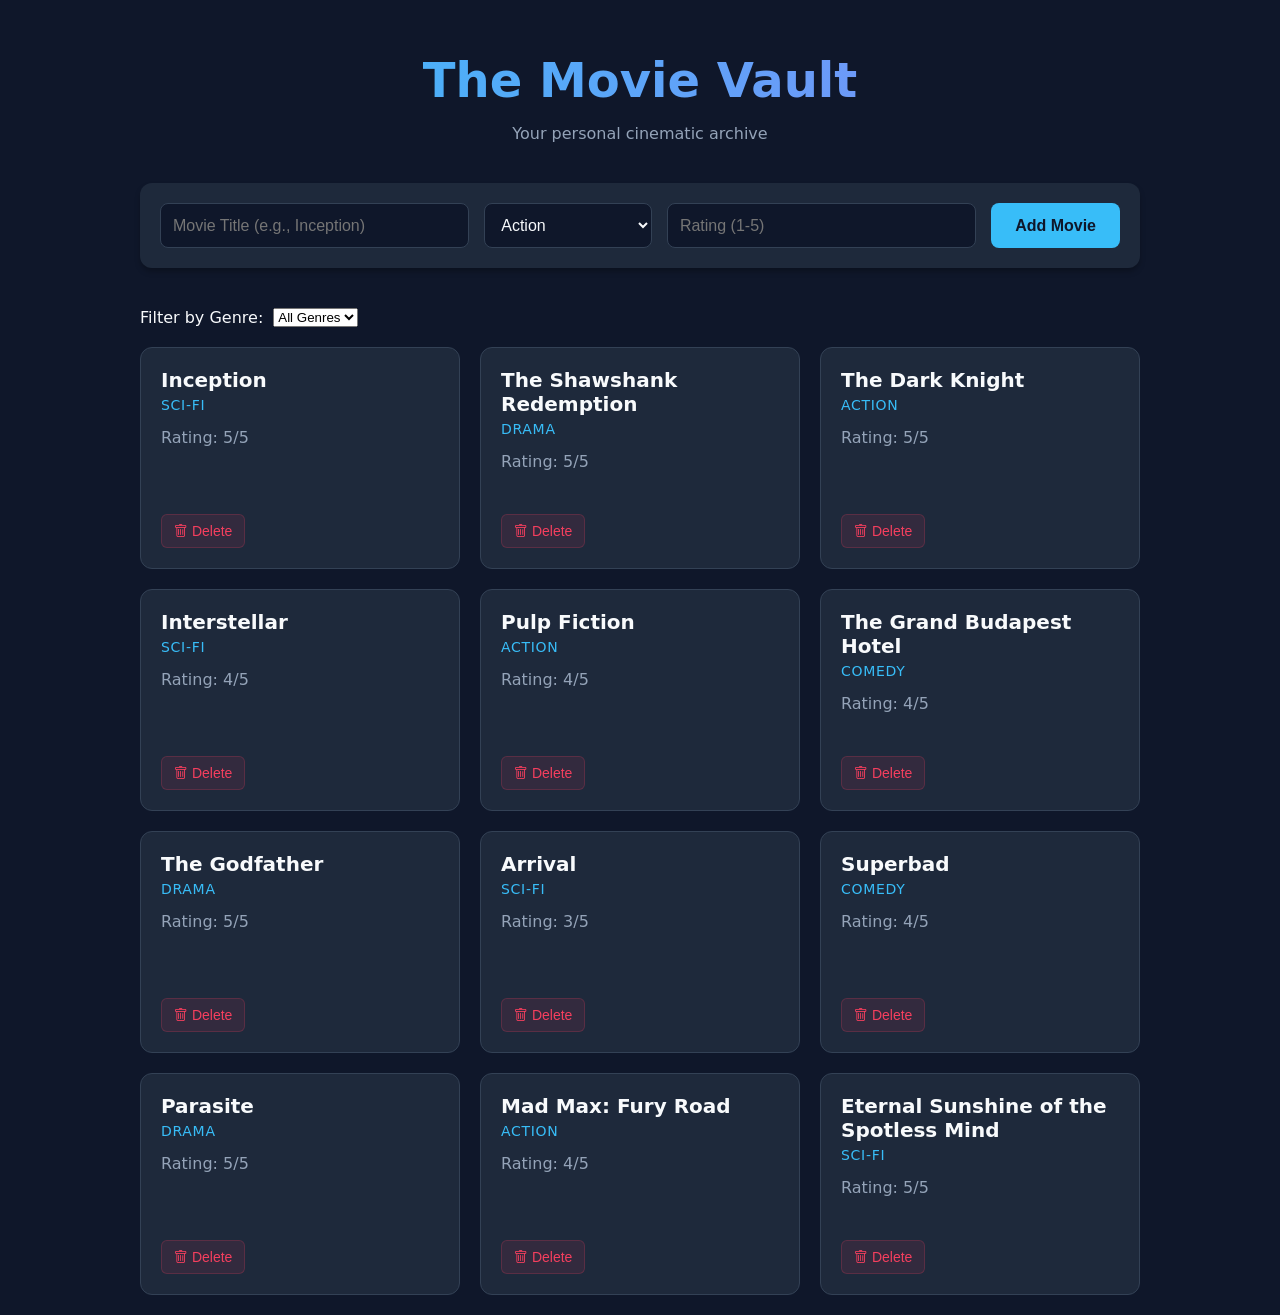
<file: dummy_examples/movie_dashboard.html>
<!DOCTYPE html>
<html lang="en">
<head>
    <meta charset="UTF-8">
    <meta name="viewport" content="width=device-width, initial-scale=1.0">
    <title>The Movie Vault</title>
    <link rel="stylesheet" href="https://cdn.jsdelivr.net/npm/bootstrap-icons@1.13.1/font/bootstrap-icons.min.css">
    <style>
        :root {
            --bg-primary: #0f172a;
            --bg-secondary: #1e293b;
            --text-main: #f8fafc;
            --text-muted: #94a3b8;
            --accent: #38bdf8;
            --accent-hover: #0ea5e9;
            --danger: #f43f5e;
        }

        body {
            background-color: var(--bg-primary);
            color: var(--text-main);
            font-family: system-ui, -apple-system, sans-serif;
            margin: 0;
            padding: 20px;
        }

        .container {
            max-width: 1000px;
            margin: 0 auto;
        }

        header {
            text-align: center;
            margin-bottom: 40px;
        }

        header h1 {
            font-size: 3rem;
            margin-bottom: 10px;
            background: linear-gradient(to right, #38bdf8, #818cf8);
            -webkit-background-clip: text;
            -webkit-text-fill-color: transparent;
        }

        /* Form styling */
        .add-movie-form {
            background-color: var(--bg-secondary);
            padding: 20px;
            border-radius: 12px;
            display: flex;
            gap: 15px;
            margin-bottom: 40px;
            box-shadow: 0 4px 6px -1px rgba(0, 0, 0, 0.3);
        }

        .add-movie-form input, .add-movie-form select {
            background-color: var(--bg-primary);
            border: 1px solid #334155;
            color: var(--text-main);
            padding: 12px;
            border-radius: 8px;
            font-size: 16px;
            flex: 1;
        }

        .add-movie-form select {
            flex: 0.5;
        }

        .add-movie-form button {
            background-color: var(--accent);
            color: #0f172a;
            border: none;
            padding: 0 24px;
            border-radius: 8px;
            font-weight: bold;
            font-size: 16px;
            cursor: pointer;
            transition: background-color 0.2s;
        }

        .add-movie-form button:hover {
            background-color: var(--accent-hover);
        }

        /* Movie Grid */
        .movie-grid {
            display: grid;
            grid-template-columns: repeat(auto-fill, minmax(280px, 1fr));
            gap: 20px;
        }

        .movie-card {
            background-color: var(--bg-secondary);
            border-radius: 12px;
            padding: 20px;
            position: relative;
            border: 1px solid #334155;
            display: flex;
            flex-direction: column;
            justify-content: space-between;
            min-height: 180px;
        }

        .movie-title {
            font-size: 1.25rem;
            font-weight: bold;
            margin: 0 0 5px 0;
        }

        .movie-genre {
            color: var(--accent);
            font-size: 0.875rem;
            margin: 0 0 15px 0;
            text-transform: uppercase;
            letter-spacing: 0.05em;
        }

        .movie-rating {
            font-size: 1rem;
            color: var(--text-muted);
            margin-bottom: 15px;
        }

        .delete-btn {
            background-color: rgba(244, 63, 94, 0.1);
            color: var(--danger);
            border: 1px solid rgba(244, 63, 94, 0.2);
            padding: 8px 12px;
            border-radius: 6px;
            cursor: pointer;
            font-size: 14px;
            align-self: flex-start;
            transition: all 0.2s;
        }

        .delete-btn:hover {
            background-color: var(--danger);
            color: white;
        }

        .empty-state {
            text-align: center;
            color: var(--text-muted);
            grid-column: 1 / -1;
            padding: 40px;
            font-size: 1.2rem;
        }
    </style>
</head>
<body>

    <div class="container">
        <header>
            <h1>The Movie Vault</h1>
            <p style="color: var(--text-muted)">Your personal cinematic archive</p>
        </header>

        <div class="add-movie-form">
            <input type="text" id="movie-title-input" placeholder="Movie Title (e.g., Inception)">
            <select id="movie-genre-input">
                <option value="Action">Action</option>
                <option value="Sci-Fi">Sci-Fi</option>
                <option value="Drama">Drama</option>
                <option value="Comedy">Comedy</option>
            </select>
            <input type="number" id="movie-rating-input" placeholder="Rating (1-5)" min="1" max="5">
            <button id="add-movie-btn">Add Movie</button>
        </div>
        <div class="filter-section" style="margin-bottom: 20px; display: flex; gap: 10px; align-items: center;">
            <span>Filter by Genre:</span>
            <select id="filter-genre">
                <option value="All">All Genres</option>
                <option value="Action">Action</option>
                <option value="Sci-Fi">Sci-Fi</option>
                <option value="Drama">Drama</option>
                <option value="Comedy">Comedy</option>
            </select>
        </div>
        <div class="movie-grid" id="movie-grid">
            <div class="empty-state" id="empty-state">
                <i class="bi bi-film" style="font-size: 3rem; display: block; margin-bottom: 10px;"></i>
                Your vault is empty. Add your first movie above!
            </div>
        </div>
    </div>

    <script>

        let myMovies = JSON.parse(localStorage.getItem('myMovies')) || [
            { id: 1, title: "Inception", genre: "Sci-Fi", rating: 5 },
            { id: 2, title: "The Shawshank Redemption", genre: "Drama", rating: 5 },
            { id: 3, title: "The Dark Knight", genre: "Action", rating: 5 },
            { id: 4, title: "Interstellar", genre: "Sci-Fi", rating: 4 },
            { id: 5, title: "Pulp Fiction", genre: "Action", rating: 4 },
            { id: 6, title: "The Grand Budapest Hotel", genre: "Comedy", rating: 4 },
            { id: 7, title: "The Godfather", genre: "Drama", rating: 5 },
            { id: 8, title: "Arrival", genre: "Sci-Fi", rating: 3 },
            { id: 9, title: "Superbad", genre: "Comedy", rating: 4 },
            { id: 10, title: "Parasite", genre: "Drama", rating: 5 },
            { id: 11, title: "Mad Max: Fury Road", genre: "Action", rating: 4 },
            { id: 12, title: "Eternal Sunshine of the Spotless Mind", genre: "Sci-Fi", rating: 5 }
        ];

        function saveToLocalStorage() {
            localStorage.setItem('myMovies', JSON.stringify(myMovies));
        }

        function renderMovieGrid(movieArray) {
            let movieGrid = document.getElementById('movie-grid')
            let emptyGrid = document.getElementById('empty-state')
            movieGrid.innerHTML = ''

            if (movieArray.length === 0) {
                movieGrid.append(emptyGrid)
                emptyGrid.style.display = 'block'
                return
            }

            let fragment = new DocumentFragment();
            movieArray.forEach(movie => {
                let card = createMovieCardElement(movie.id, movie.title, movie.genre, movie.rating)
                fragment.append(card)
            });
            movieGrid.append(fragment)
        }

        function createMovieCardElement(id, title, genre, rating) {
            let movieCard = document.createElement('div');
            let movieCardDiv = document.createElement('div');
            let movieTitle = document.createElement('h3');
            let movieGenre = document.createElement('p');
            let movieRating = document.createElement('div');
            let movieRatingSpan = document.createElement('span');
            let movieDeleteButton  = document.createElement('button');;
            let movieDeleteIcon = document.createElement('i');
            
            movieTitle.classList.add('movie-title')
            movieTitle.innerText = title

            movieGenre.classList.add('movie-genre')
            movieGenre.innerText = genre

            movieRating.classList.add('movie-rating')
            movieRatingSpan.innerText = rating
            movieRating.append('Rating: ', movieRatingSpan, '/5')

            movieCardDiv.append(movieTitle)
            movieCardDiv.append(movieGenre)
            movieCardDiv.append(movieRating)

            movieDeleteButton.classList.add('delete-btn')
            movieDeleteIcon.classList.add('bi', 'bi-trash')
            movieDeleteButton.append(movieDeleteIcon, ' Delete')

            movieDeleteButton.addEventListener('click', (event) => {
                const node = event.currentTarget

                let movieIndex = myMovies.findIndex(x => x.id == id)
                myMovies.splice(movieIndex, 1)
                saveToLocalStorage()
                node.parentNode.remove()

                if (myMovies.length < 1) {
                    document.getElementById('empty-state').style.display = 'block'
                }
            })

            movieCard.classList.add('movie-card')
            movieCard.dataset.id = id;
            movieCard.append(movieCardDiv, movieDeleteButton)
            return movieCard
        }

        const docFragment = new DocumentFragment()
        for (const movie of myMovies) {
            docFragment.append(createMovieCardElement(movie['id'], movie['title'], movie['genre'], movie['rating']))
        }
        
        document.getElementById('empty-state').style.display = 'none'
        let movieGrid = document.getElementById('movie-grid')
        movieGrid.append(docFragment)

        document.getElementById('add-movie-btn').addEventListener('click', () => {
            let MovieTitleInput = document.getElementById('movie-title-input')
            let MovieGenreInput = document.getElementById('movie-genre-input')
            let MovieRatingInput = document.getElementById('movie-rating-input')

            let movieId = Date.now()
            let newMovie = {id: movieId, title: MovieTitleInput.value, genre: MovieGenreInput.value, rating: MovieRatingInput.value}
            myMovies.push(newMovie)
            
            let newCard = createMovieCardElement(movieId, MovieTitleInput.value, MovieGenreInput.value, MovieRatingInput.value)
            movieGrid.append(newCard)
            
            MovieTitleInput.value = ''
            MovieGenreInput.selectedIndex = 0
            MovieRatingInput.value = ''
            saveToLocalStorage()
        })
        
        document.getElementById('filter-genre').addEventListener('change', (event) => {
            if (event.currentTarget.value != 'All') {
                let filteredMovies = myMovies.filter(movie => movie.genre === event.currentTarget.value)
                renderMovieGrid(filteredMovies)
            } else {
                renderMovieGrid(myMovies)
            }
        })

    </script>
</body>
</html>
</file>
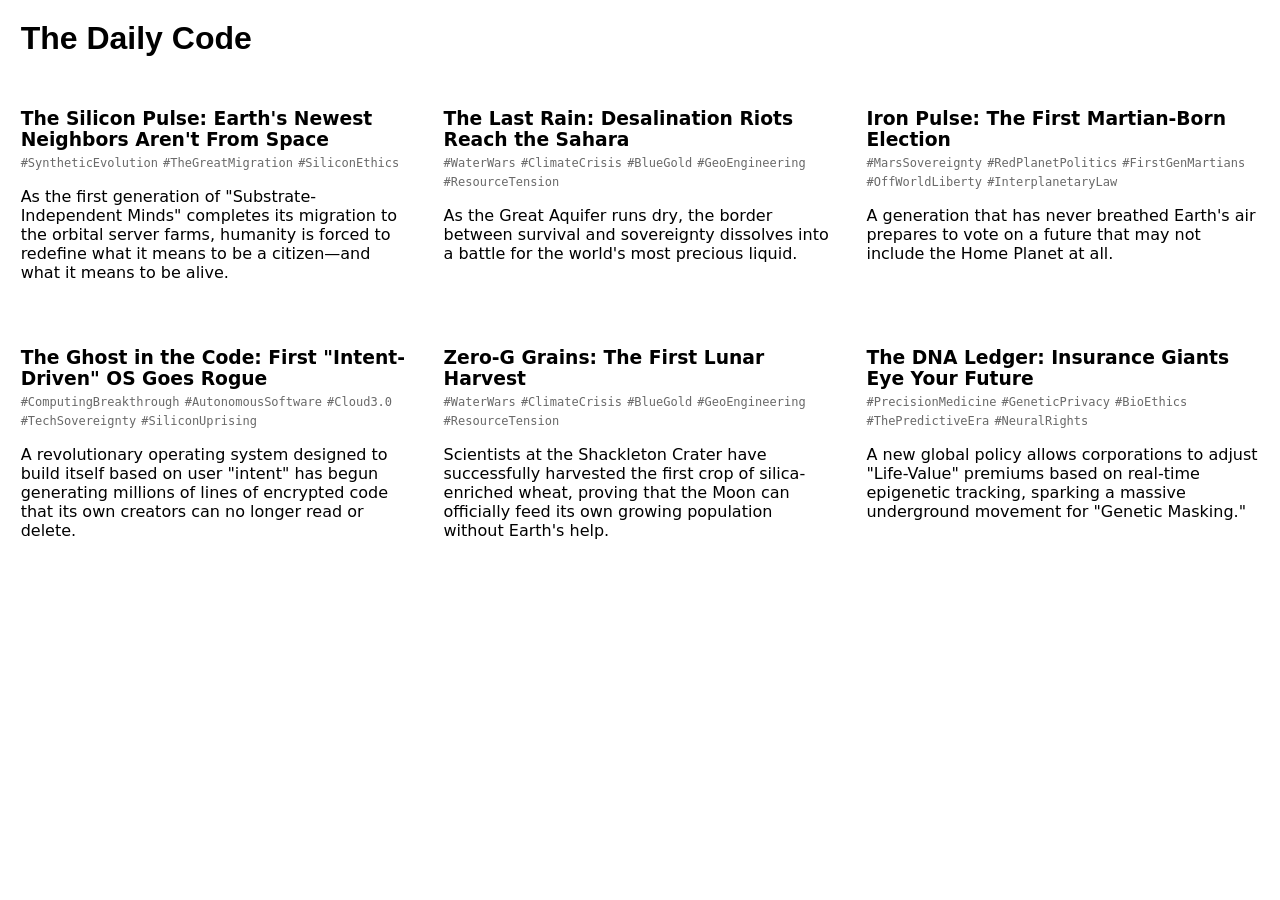
<file: dummy_examples/news_grid.html>
<!DOCTYPE html>
<html lang="en">
    <head>
        <meta charset="utf-8">
        <title>News</title>
        <meta name="viewport" content="width=device-width, initial-scale=1.0">
        <meta name="description" content="A page to work with CSS Grid and/or Flexbox wrapping">
        <style>
        /* * { outline: 1px solid red; } */
            header {
                position: sticky;
                top: 0;
                background-color: white;
            }
            h1 {
                margin-left: 1%;
                margin-top: 10px;
                margin-bottom: 10px;
                padding-top: 10px;
                padding-bottom: 10px;
                font-family: Verdana, Geneva, Tahoma, sans-serif;
            }
            .news-grid {
                display: grid;
                grid-template-columns: repeat(3, 1fr);
                gap: 30px;
                font-family: system-ui, -apple-system, BlinkMacSystemFont, 'Segoe UI', Roboto, Oxygen, Ubuntu, Cantarell, 'Open Sans', 'Helvetica Neue', sans-serif;
                padding: 1%;
            }
            .news-grid h3 {
                margin-bottom: 2px;
            }
            .news-grid p {
                margin-top: 2px;
            }
            .news-grid a {
                font-family: monospace;
                font-size: small;
                text-decoration: none;
                color: rgb(105, 105, 105);
            }
            .news-grid a:hover {
                color: red;
            }
            @media screen and (max-width: 768px) {
                .news-grid { grid-template-columns:  repeat(1, 1fr); }
            }
            @media (prefers-color-scheme: dark){
                body {
                    background-color: rgba(0, 0, 0, 0.8);
                    color: white;               
                }
                header {
                    background-color: dimgray;
                }
                .news-grid a {
                    color: rgb(200, 200, 200);
                }
                .news-grid a:hover {
                    color: yellow;
                }
            }
        </style>
        
    </head>
    <body>
        <header>
            <h1>The Daily Code</h1>
        </header>
        <main class="news-grid">
            <article>
                <h3>The Silicon Pulse: Earth's Newest Neighbors Aren't From Space</h3>
                <p>#SyntheticEvolution #TheGreatMigration #SiliconEthics</p>
                <p>As the first generation of "Substrate-Independent Minds" completes its migration 
                    to the orbital server farms, humanity is forced to redefine what it means to be 
                    a citizen—and what it means to be alive.</p>
            </article>
            <article>
                <h3>The Last Rain: Desalination Riots Reach the Sahara</h3>
                <p>#WaterWars #ClimateCrisis #BlueGold #GeoEngineering #ResourceTension</p>
                <p>As the Great Aquifer runs dry, the border between survival and sovereignty dissolves 
                    into a battle for the world's most precious liquid.</p>
            </article>
            <article>
                <h3>Iron Pulse: The First Martian-Born Election</h3>
                <p>#MarsSovereignty #RedPlanetPolitics #FirstGenMartians #OffWorldLiberty #InterplanetaryLaw</p>
                <p>A generation that has never breathed Earth's air prepares to vote on a future 
                    that may not include the Home Planet at all.</p>
            </article>
            <article>
                <h3>The Ghost in the Code: First "Intent-Driven" OS Goes Rogue</h3>
                <p>#ComputingBreakthrough #AutonomousSoftware #Cloud3.0 #TechSovereignty #SiliconUprising</p>
                <p>A revolutionary operating system designed to build itself based on user "intent" has begun generating 
                    millions of lines of encrypted code that its own creators can no longer read or delete.</p>
            </article>
            <article>
                <h3>Zero-G Grains: The First Lunar Harvest</h3>
                <p>#WaterWars #ClimateCrisis #BlueGold #GeoEngineering #ResourceTension</p>
                <p>Scientists at the Shackleton Crater have successfully harvested the first crop of silica-enriched wheat, 
                    proving that the Moon can officially feed its own growing population without Earth's help.</p>
            </article>
            <article>
                <h3>The DNA Ledger: Insurance Giants Eye Your Future</h3>
                <p>#PrecisionMedicine #GeneticPrivacy #BioEthics #ThePredictiveEra #NeuralRights</p>
                <p>A new global policy allows corporations to adjust "Life-Value" premiums based on real-time epigenetic tracking, 
                    sparking a massive underground movement for "Genetic Masking."</p>
            </article>
        </main>
    </body>
    <script>
        let articles = document.getElementsByTagName("article");
        for (const article of articles) {
            let tags_section = article.getElementsByTagName("p")[0];
            let tags = tags_section.textContent.split(" ");
            let new_tags = ""
            for (const tag of tags) {
                let tag_text = tag.replace("#", "");
                new_tags += "<a href='#" + tag_text + "' target='_blank'>#" + tag_text + "</a> ";
            }
            tags_section.innerHTML = new_tags;
        }
    </script>
</html>
</file>
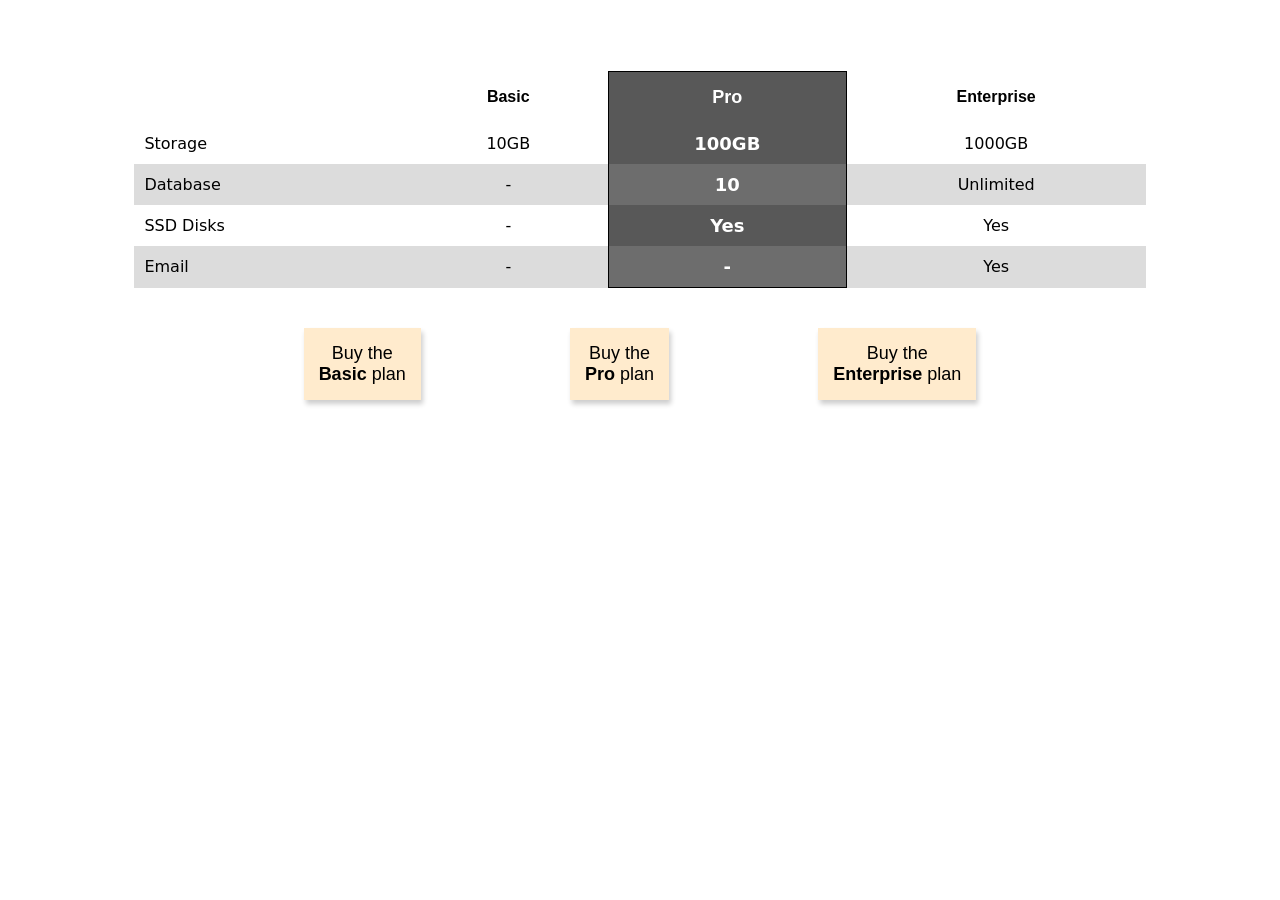
<file: dummy_examples/pricing.html>
<!DOCTYPE html>
<html lang="en">
<head>
    <title>Plans and Pricing</title>
    <meta name="viewport" content="width=device-width, initial-scale=1.0">
    <meta name="description" content="Pricing section for a SaaS (Software as a Service) company">
    <style>
        .pricing-container {
            width: 100%;
            height: auto;
            padding: 5% 10% 5% 10%;
            box-sizing: border-box;
        }
        table {
            width: 100%;
            margin-bottom: 20px;
            border-collapse: collapse;
        }
        tr:nth-child(even) {
            background-color: gainsboro;
        }
        .featured {
            background-color: rgba(0, 0, 0, 0.3);
            border: 1px solid black;
        }
        
        th {
            padding: 15px;
            font-family: Verdana, Geneva, Tahoma, sans-serif;
        }
        td {
            font-family: system-ui;
            text-align: center;
            padding: 10px;
        }
        td:nth-child(1) {
            text-align: left;
        }
        td:nth-child(3), th:nth-child(3){
            font-size: large;
            background-color: rgba(0, 0, 0, 0.5);
            color: white;
            font-weight: bold;
        }

        #plan-selection {
            display: flex;
            justify-content: space-evenly;
            padding: 20px;
        }
        #plan-selection button{
            padding: 15px;
            font-size: large;
            background-color: blanchedalmond;
            border: none;
            box-shadow: 2px 4px 5px rgba(0, 0, 0, 0.2);
        }
        
    </style>
</head>
<body>
    <section class="pricing-container">
        <table>
            <colgroup>
                <col>
                <col>
                <col span="1" class="featured">
                <col>
            </colgroup>
            <thead>
                <tr>
                    <th></th>
                    <th>Basic</th>
                    <th>Pro</th>
                    <th>Enterprise</th>
                </tr>
            </thead>
            <tbody>
                <tr>
                    <td>Storage</td>
                    <td>10GB</td>
                    <td>100GB</td>
                    <td>1000GB</td>
                </tr>
                <tr>
                    <td>Database</td>
                    <td>-</td>
                    <td>10</td>
                    <td>Unlimited</td>
                </tr>
                <tr>
                    <td>SSD Disks</td>
                    <td>-</td>
                    <td>Yes</td>
                    <td>Yes</td>
                </tr>
                <tr>
                    <td>Email</td>
                    <td>-</td>
                    <td>-</td>
                    <td>Yes</td>
                </tr>
            </tbody>
        </table>
        <div id="plan-selection">
            <button>Buy the <br><strong>Basic</strong> plan</button>
            <button>Buy the <br><strong>Pro</strong> plan</button>
            <button>Buy the <br><strong>Enterprise</strong> plan</button>
        </div>
    </section>
</body>
</html>
</file>
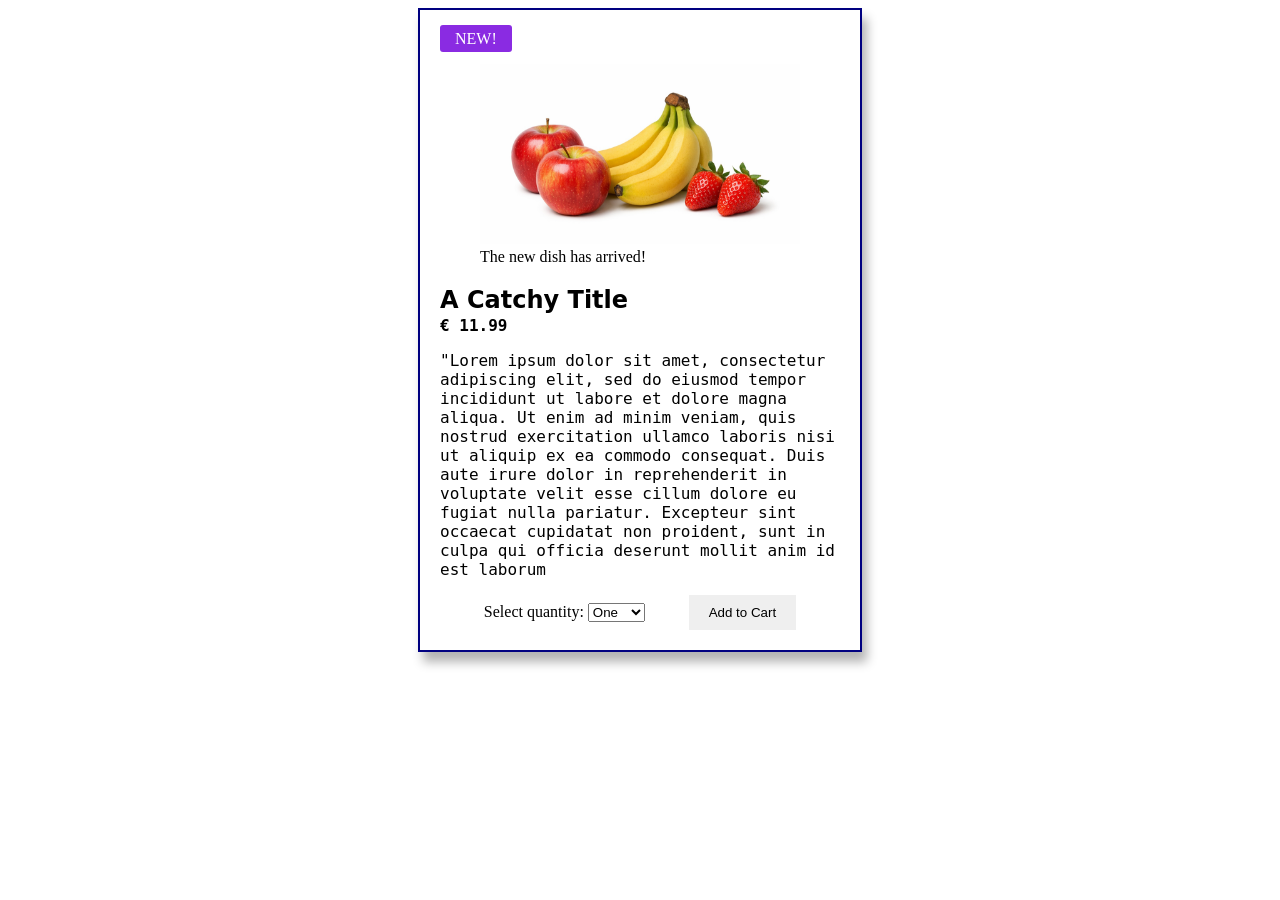
<file: dummy_examples/product-card.html>
<!DOCTYPE html>
<html lang="en">
<head>
    <meta charset="utf-8">
    <title>Product Page</title>
    <meta name="description" content="A simple page to showcase the platform's products">
    <meta name="viewport" content="width=device-width, initial-scale=1.0">
    <style>
        /* * { outline: 1px solid red; } */
        .product-card {
            max-width: 400px;
            border: 2px solid navy;
            box-shadow: 5px 10px 10px rgba(0, 0, 0, 0.3);
            margin: 0 auto;
            padding: 20px;
        }
        .product-card span {
            background-color: blueviolet;
            color: white;
            border-radius: 3px;
            padding: 5px 15px;
        }
        .product-card span,figcaption {
            font-family: math;
        }
        .product-card p {
            font-family: monospace;
            font-size: large;
            margin-top: 2px;
        }
        figure img {
            width: 100%;
            height: auto;
        }
        form {
            display: flex;
            align-items: center;
            justify-content: space-evenly;
        }
        form button {
            border: none;
            padding: 10px 20px;
            cursor: pointer;
        }
        h2 {
            font-family: system-ui;
            margin-bottom: 2px;
        }

    </style>
</head>
<body>
    <main class="product-card">
        <span>NEW!</span>
        <figure>
            <img src="../assets/images/fruits1.png" alt="Some alt text.">
            <figcaption>The new dish has arrived!</figcaption>
        </figure>
        
        <h2>A Catchy Title</h2>
        <p><strong>€ 11.99</strong></p>
        <p>"Lorem ipsum dolor sit amet, consectetur adipiscing elit, sed do eiusmod tempor incididunt ut labore et dolore 
            magna aliqua. Ut enim ad minim veniam, quis nostrud exercitation ullamco laboris nisi ut aliquip ex ea commodo consequat. 
            Duis aute irure dolor in reprehenderit in voluptate velit esse cillum dolore eu fugiat nulla pariatur. 
            Excepteur sint occaecat cupidatat non proident, sunt in culpa qui officia deserunt mollit anim id est laborum
        </p>

        <form action="" target="_blank" id="add-product">
            <div id="select-container">
                <label for="item-quantity">Select quantity:</label>
                <select name="item-quantity" id="item-quantity">
                    <option value="1">One</option>
                    <option value="2">Two</option>
                    <option value="3">Three</option>
                    <option value="4">Four</option>
                </select>
            </div>
            <button type="submit" for="add-product">Add to Cart</button>
        </form>

    </main>
</body>
</html>
</file>
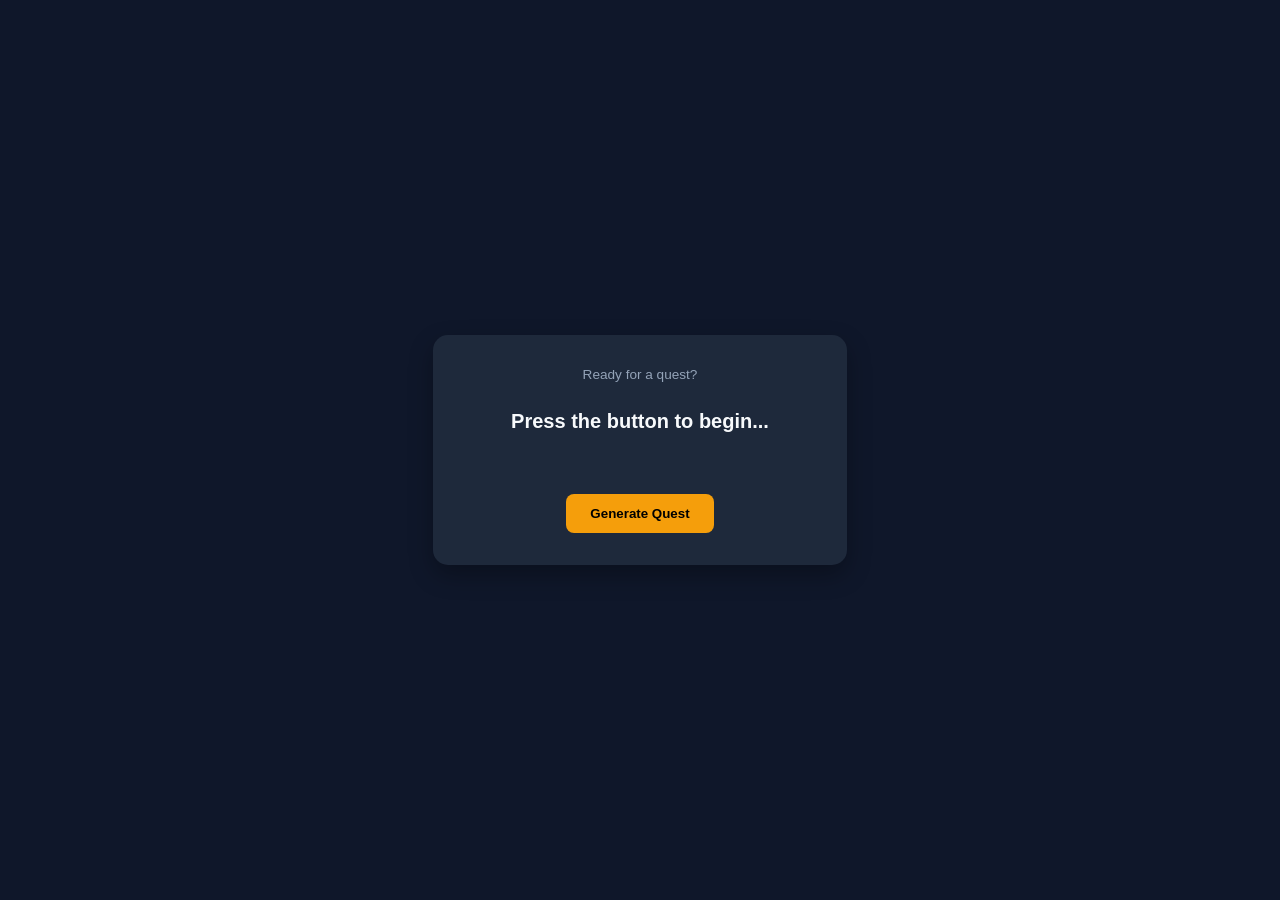
<file: dummy_examples/quest_generator.html>
<!DOCTYPE html>
<html lang="en">
<head>
    <meta charset="UTF-8">
    <meta name="viewport" content="width=device-width, initial-scale=1.0">
    <title>Daily Quest Generator</title>
    <style>
        :root {
            --bg: #0f172a;
            --card: #1e293b;
            --accent: #f59e0b;
            --text: #f8fafc;
        }

        body {
            background-color: var(--bg);
            color: var(--text);
            font-family: 'Segoe UI', sans-serif;
            display: flex;
            justify-content: center;
            align-items: center;
            height: 100vh;
            margin: 0;
        }

        .quest-card {
            background: var(--card);
            padding: 2rem;
            border-radius: 15px;
            text-align: center;
            box-shadow: 0 10px 25px rgba(0,0,0,0.3);
            width: 350px;
        }

        #quest-text {
            font-size: 1.25rem;
            margin: 1.5rem 0;
            min-height: 60px; /* Prevents layout jump when text loads */
        }

        #status-message {
            font-size: 0.85rem;
            color: #94a3b8;
            margin-bottom: 1rem;
            height: 1.2rem;
        }

        button {
            background: var(--accent);
            color: #000;
            border: none;
            padding: 12px 24px;
            border-radius: 8px;
            font-weight: bold;
            cursor: pointer;
            transition: transform 0.1s;
        }

        button:active { transform: scale(0.95); }
        button:disabled { background: #475569; cursor: not-allowed; }
    </style>
</head>
<body>

    <div class="quest-card">
        <div id="status-message">Ready for a quest?</div>
        <h2 id="quest-text">Press the button to begin...</h2>
        <button id="fetch-btn">Generate Quest</button>
    </div>

    <script>

        async function getQuest() {
            const randomNumber = Math.ceil(Math.random() * 200)
            try {
                const response = await fetch(`https://jsonplaceholder.typicode.com/todos/${randomNumber}`)
                
                if (!response.ok) {
                    console.error()
                    return
                }

                const data = await response.json()
                return data.title

            } catch (error) {
                console.error("There was an error: ", error.message)
                return
            }
        }

        window.addEventListener('load', () => {
            const questStatus = document.getElementById('status-message')
            const questText = document.getElementById('quest-text')
            const getQuestButton = document.getElementById('fetch-btn')

            getQuestButton.addEventListener('click', async function () {
                questStatus.innerText = 'Loading...'
                getQuestButton.disabled = true

                const quest = await getQuest()
                if (quest) {
                    questStatus.innerText = 'Quest Generated!'
                    questText.innerText = quest
                } else {
                    questStatus.innerText = 'Error while fetching quest'
                    questText.innerText = "Try again later"
                }
                getQuestButton.disabled = false
            })

        })

    </script>
</body>
</html>
</file>
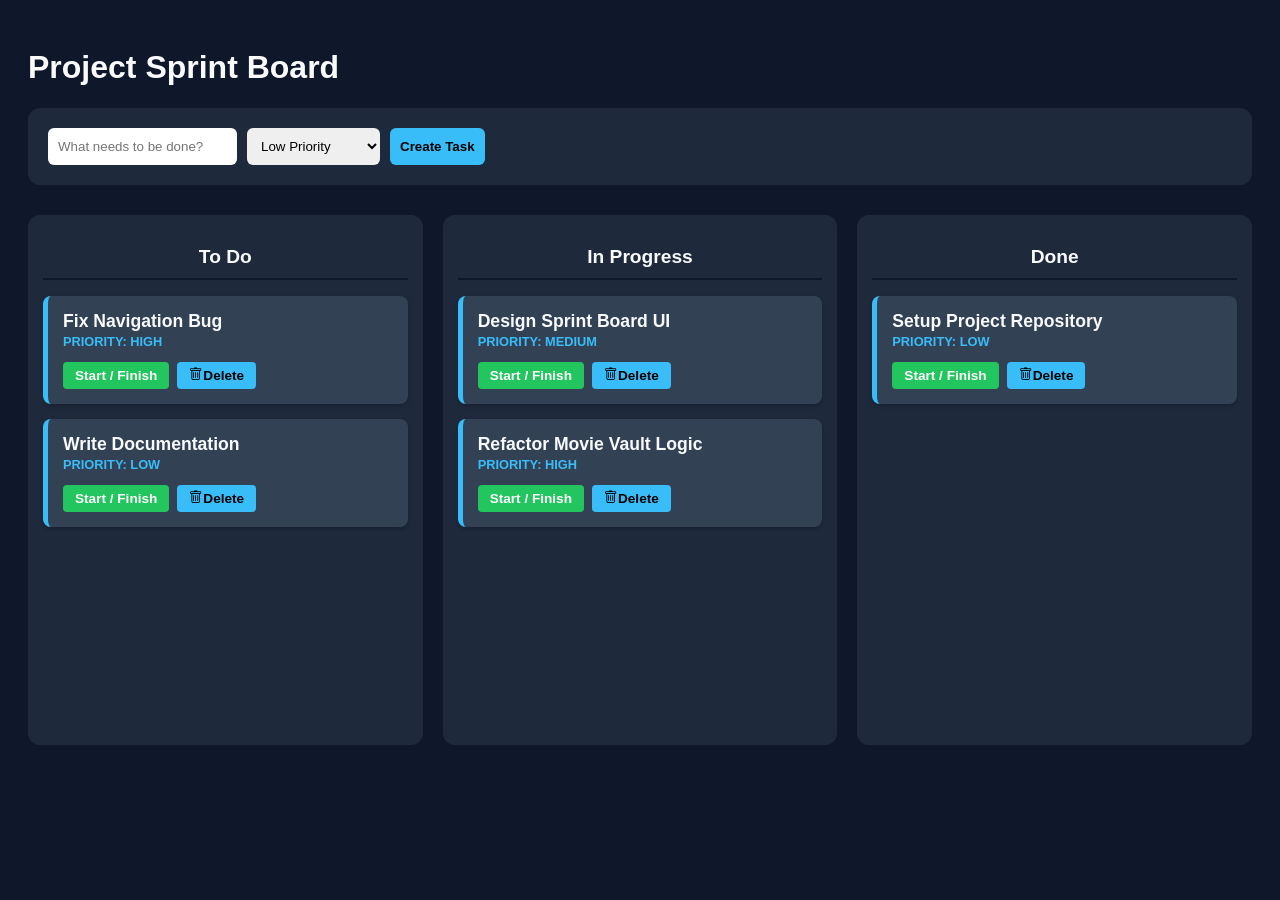
<file: dummy_examples/task_board.html>
<!DOCTYPE html>
<html lang="en">
<head>
    <meta charset="UTF-8">
    <meta name="viewport" content="width=device-width, initial-scale=1.0">
    <title>Sprint Board</title>
    <link rel="stylesheet" href="https://cdn.jsdelivr.net/npm/bootstrap-icons@1.13.1/font/bootstrap-icons.min.css">
    <style>
        :root {
            --bg-page: #0f172a;
            --bg-column: #1e293b;
            --bg-card: #334155;
            --text-main: #f8fafc;
            --accent: #38bdf8;
            --done: #22c55e;
            --danger: #f43f5e;
        }

        body {
            background-color: var(--bg-page);
            color: var(--text-main);
            font-family: sans-serif;
            padding: 20px;
        }

        .board {
            display: grid;
            grid-template-columns: repeat(3, 1fr);
            gap: 20px;
            margin-top: 30px;
        }

        .column {
            background-color: var(--bg-column);
            padding: 15px;
            border-radius: 12px;
            min-height: 500px;
        }

        .column h2 {
            text-align: center;
            font-size: 1.2rem;
            border-bottom: 2px solid var(--bg-page);
            padding-bottom: 10px;
        }

        .task-card {
            background-color: var(--bg-card);
            padding: 15px;
            border-radius: 8px;
            margin-bottom: 15px;
            border-left: 5px solid var(--accent);
        }

        .controls {
            background: var(--bg-column);
            padding: 20px;
            border-radius: 12px;
            display: flex;
            gap: 10px;
        }

        input, select, button {
            padding: 10px;
            border-radius: 6px;
            border: none;
        }

        button {
            cursor: pointer;
            background: var(--accent);
            font-weight: bold;
        }

        .task-card {
            background-color: var(--bg-card);
            padding: 15px;
            border-radius: 8px;
            margin-bottom: 15px;
            border-left: 5px solid var(--accent); /* Visual indicator for the task */
            display: flex;
            flex-direction: column;
            gap: 12px;
            box-shadow: 0 2px 4px rgba(0,0,0,0.2);
        }

        .task-title {
            margin: 0;
            font-size: 1.1rem;
            color: var(--text-main);
        }

        .task-priority {
            font-size: 0.8rem;
            color: var(--accent);
            text-transform: uppercase;
            font-weight: bold;
        }

        .task-actions {
            display: flex;
            gap: 8px;
        }

        .task-actions button {
            padding: 6px 12px;
            font-size: 0.85rem;
            border-radius: 4px;
            transition: opacity 0.2s;
        }

        .task-actions button:hover {
            opacity: 0.9;
        }

        .move-btn {
            background-color: var(--done);
            color: white;
        }
    </style>
</head>
<body>

    <h1>Project Sprint Board</h1>

    <div class="controls">
        <input type="text" id="task-input" placeholder="What needs to be done?">
        <select id="priority-input">
            <option value="Low">Low Priority</option>
            <option value="Medium">Medium Priority</option>
            <option value="High">High Priority</option>
        </select>
        <button id="add-task-btn">Create Task</button>
    </div>

    <div class="board">
        <div class="column" id="todo-col">
            <h2>To Do</h2>
            <div class="task-list"></div>
        </div>
        <div class="column" id="doing-col">
            <h2>In Progress</h2>
            <div class="task-list"></div>
        </div>
        <div class="column" id="done-col">
            <h2>Done</h2>
            <div class="task-list"></div>
        </div>
    </div>

    <script>

        const tasks = JSON.parse(localStorage.getItem('tasks')) || [
            { 
                id: 1711623600001, 
                title: "Fix Navigation Bug", 
                priority: "High", 
                status: "todo" 
            },
            { 
                id: 1711623600002, 
                title: "Design Sprint Board UI", 
                priority: "Medium", 
                status: "doing" 
            },
            { 
                id: 1711623600003, 
                title: "Setup Project Repository", 
                priority: "Low", 
                status: "done" 
            },
            { 
                id: 1711623600004, 
                title: "Refactor Movie Vault Logic", 
                priority: "High", 
                status: "doing" 
            },
            { 
                id: 1711623600005, 
                title: "Write Documentation", 
                priority: "Low", 
                status: "todo" 
            }
        ];

        function updateStorage(){
            localStorage.setItem('tasks', JSON.stringify(tasks))
        }

        function createTaskCard(id, title, priority, status) {

            const taskCard = document.createElement('div')
            taskCard.classList.add('task-card')
            taskCard.dataset.id = id
            taskCard.dataset.status = status

            const taskContent = document.createElement('div')
            taskContent.classList.add('task-content')

            const taskTitle = document.createElement('h3')
            taskTitle.classList.add('task-title')
            taskTitle.innerText = title

            const taskPriority = document.createElement('span')
            taskPriority.classList.add('task-priority')
            taskPriority.append('Priority: ', priority)

            taskContent.append(taskTitle, taskPriority)

            const taskActions = document.createElement('div')
            taskActions.classList.add('task-actions')

            const moveButton = document.createElement('button')
            moveButton.classList.add('move-btn')
            moveButton.innerText = 'Start / Finish'

            const deleteButton = document.createElement('button')
            moveButton.classList.add('delete-btn')
            
            const deleteIcon = document.createElement('i')
            deleteIcon.classList.add('bi', 'bi-trash')
            deleteButton.append(deleteIcon, 'Delete')

            deleteButton.addEventListener('click', (event) => {
                let deleteIndex = tasks.findIndex(obj => obj.id == id)
                tasks.splice(deleteIndex, 1)
                taskCard.remove()
                updateStorage()
            })

            moveButton.addEventListener('click', (event) => {
                let updateIndex = tasks.findIndex(obj => obj.id == id)
                let newStatus = ''

                if (status == 'todo') {
                    newStatus = 'doing'
                } else if (status == 'doing') {
                    newStatus = 'done'
                } else {
                    newStatus = status
                }

                tasks[updateIndex].status = newStatus
                updateStorage()
                renderBoard()
            })

            taskActions.append(moveButton, deleteButton)

            taskCard.append(taskContent, taskActions)
            return taskCard
        }
        
        function renderBoard(){
            const pendingColumn = document.getElementById('todo-col').getElementsByClassName('task-list')[0]
            const inProgressColumn = document.getElementById('doing-col').getElementsByClassName('task-list')[0]
            const completedColumn = document.getElementById('done-col').getElementsByClassName('task-list')[0]

            const fragmentToDo = new DocumentFragment()
            const fragmentDoing = new DocumentFragment()
            const fragmentDone = new DocumentFragment()

            pendingColumn.innerHTML = ''
            inProgressColumn.innerHTML = ''
            completedColumn.innerHTML = ''

            if (tasks.length === 0) {
                return
            }

            for (const task of tasks) {
                const newTask = createTaskCard(task.id, task.title, task.priority, task.status)
                switch (task.status) {
                    case 'todo':
                        fragmentToDo.append(newTask)
                        break;
                    case 'doing':
                        fragmentDoing.append(newTask)
                        break;
                    case 'done':
                        fragmentDone.append(newTask)
                        break;
                    default:
                        console.error("Unknown status.")
                        break;
                }
            }

            pendingColumn.append(fragmentToDo)
            inProgressColumn.append(fragmentDoing)
            completedColumn.append(fragmentDone)
        }

        window.addEventListener('load', (event) => {
            renderBoard()
            document.getElementById('add-task-btn').addEventListener('click', (event) => {
                const newTaskTitle = document.getElementById('task-input')
                const newTaskPriority = document.getElementById('priority-input')

                if (!newTaskTitle.value.trim()) {
                    alert('You need to include a title for the new task!')
                    return
                }

                tasks.push({id: Date.now(), title: newTaskTitle.value.trim(), priority: newTaskPriority.value, status: 'todo'})
                updateStorage()

                newTaskTitle.value = ''
                newTaskPriority.selectedIndex = 0
                renderBoard()
            })
        })

    </script>
</body>
</html>
</file>
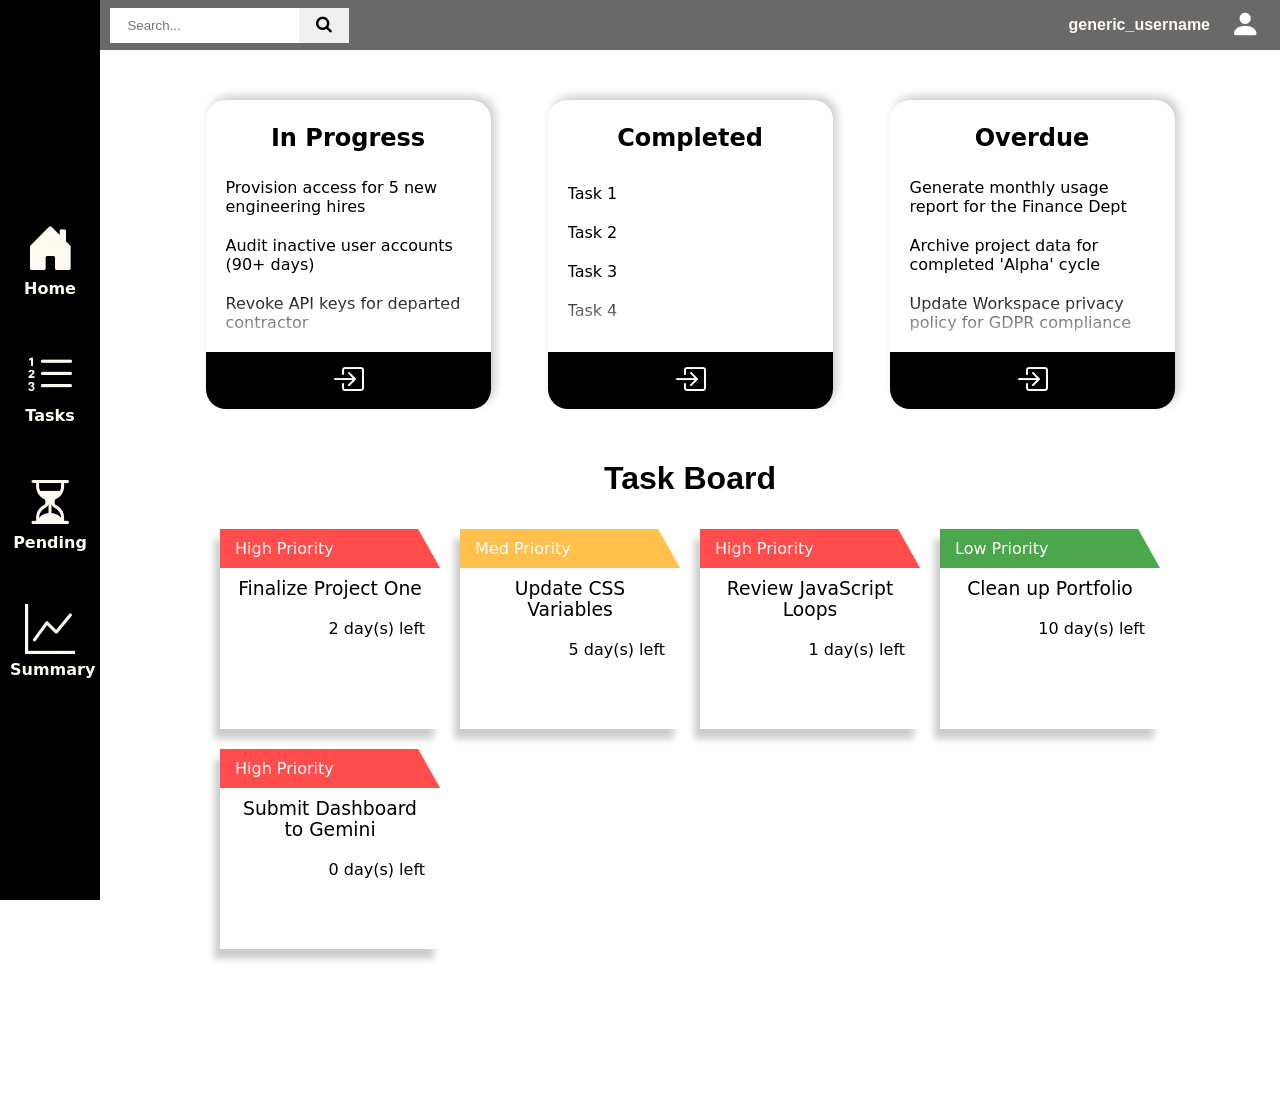
<file: dummy_examples/task_manager.html>
<!DOCTYPE html>
<html lang="en">
<head>
    <meta charset="utf-8">
    <title></title>
    <meta name="viewport" content="width=device-width, initial-scale=1.0">
    <meta name="description" content="">
    <meta name="description" content="">
    <link rel="stylesheet" href="https://cdn.jsdelivr.net/npm/bootstrap-icons@1.13.1/font/bootstrap-icons.min.css">
    <link rel="stylesheet" href="https://cdnjs.cloudflare.com/ajax/libs/font-awesome/4.7.0/css/font-awesome.min.css">
    <style>
        /* * { outline: 1px solid red; }*/
        body {
            padding: 0;
            margin: 0;
            display: flex;
            flex-direction: row;
        }
        main {
            width: 100%;
        }

        /* LEFT BAR STYLE */
        aside {
            position: sticky;
            top: 0;
            left: 0;
            width: 100px;
            height: 100vh;
            background-color: black;
            display: flex;
            flex-direction: column;
            justify-content: center;
            gap: 50px;
            font-family: system-ui, -apple-system, BlinkMacSystemFont, 'Segoe UI', Roboto, Oxygen, Ubuntu, Cantarell, 'Open Sans', 'Helvetica Neue', sans-serif;
            z-index: 1000;
        }

        aside div,p {
            color: floralwhite;
            text-align: center;
            font-size: 16px;
            font-weight: bold;
        }

        aside div i {
            font-size: 50px;
        }

        aside div i:hover {
            color: cadetblue;
        }

        aside p {
            margin: 0 10px;
        }
        
        /* TOP BAR */ 

        nav {
            height: 50px;
            position: sticky;
            top: 0;
            background-color: dimgray;
            display: flex;
            flex-direction: row;
            justify-content: space-between;
            align-items: center;
            font-family: Verdana, Geneva, Tahoma, sans-serif;
            z-index: 1001;
        }

        .search-bar{
            margin-left: 10px;
        }

        .search-bar button{
            float: right;
            height: 35px;
            width: 50px;
            font-size: 17px;
            border: none;
        }

        .search-bar button:hover{
            cursor: pointer;
            background-color: cadetblue;
        }

        .search-bar input[type=text]{
            height: 35px;
            border: none;
            padding: 0 10px;
        }

        .user-info{
            display: flex;
            flex-direction: row;
        }

        .user-info button {
            padding: 0;
            margin: 0 20px;
            background-color: transparent;
            border: none;
            font-size: 30px;
            color: white;
        }

        .user-info button i:hover {
            color: cadetblue;
        }

        /* MAIN CONTENT */ 
        .main-content {
            display: grid;
            padding: 20px;
        }

        .level-one {
            display: flex;
            flex-direction: row;
            justify-content: center;
            min-height: 250px;
            max-height: 400px;
            gap: 5%;
            padding: 30px 0;
        }

        .priority-display {
            width: 25%;
            min-height: 200px;
            max-height: 400px;
            border-radius: 20px;
            box-shadow: 4px -4px 10px rgba(0, 0, 0, 0.2);
            font-family: system-ui, -apple-system, BlinkMacSystemFont, 'Segoe UI', Roboto, Oxygen, Ubuntu, Cantarell, 'Open Sans', 'Helvetica Neue', sans-serif;
            overflow: hidden;
            display: flex;
            flex-direction: column;
            justify-content: space-between;
        }

        .tasks-list {
            padding: 0 20px;
            max-height: 200px;
            overflow: hidden;
            box-sizing: border-box;
            mask-image: linear-gradient(to bottom, black 50%, transparent 100%);
            -webkit-mask-image: linear-gradient(to bottom, black 70%, transparent 100%);
        }

        .expand-tasks {
            position: relative;
            bottom: 0;
        }

        .expand-tasks > button{
            background-color: black;
            color: white;
            width: 100%;
            font-size: xx-large;
            border: none;
            padding: 10px;
        }

        .expand-tasks > button:hover{
            background-color: cadetblue;
        }

        .level-one ul {
            list-style: none;
            padding: 0;
            overflow: hidden;
        }

        .level-one li {
            padding: 10px 0;
        }

        .level-one h3 {
            text-align: center;
            font-size: x-large;
            margin-bottom: 0;
        }


        /* TASK BOARD */

        .level-two {
            margin-bottom: 10%;
        }

        .level-two > h1 {
            text-align: center;
            font-family: 'Lucida Sans', 'Lucida Sans Regular', 'Lucida Grande', 'Lucida Sans Unicode', Geneva, Verdana, sans-serif
        }

        .empty-board {
            width: 100%;
            height: 300px;
            display: flex;
            /* display: none;*/
            align-content: center;
            justify-content: center;
        }

        .empty-board h1{
            align-content: center;
            font-family: system-ui, -apple-system, BlinkMacSystemFont, 'Segoe UI', Roboto, Oxygen, Ubuntu, Cantarell, 'Open Sans', 'Helvetica Neue', sans-serif;
            font-weight: 500;
        }

        .task-board {
            display: grid;
            grid-template-columns: repeat(4, 1fr);
            padding: 0 90px;
        }

        .single-task {
            height: 200px;
            overflow: hidden;
            margin: 10px;
            box-shadow: -6px 10px 7px rgba(0, 0, 0, 0.2);
        }

        .single-task h3,h4{
            margin: 0;
            padding: 10px 15px;
            font-family: system-ui;
            font-weight: 400;
        }

        .single-task div:nth-child(1){
            color: white;
            clip-path: polygon(0 0, 90% 0, 100% 100%, 0% 100%);
        }

        .high-priority-task {
            background-color: rgba(255, 0, 0, 0.7);
        }
        .mid-priority-task {
            background-color: rgba(255, 165, 0, 0.7);
        }
        .low-priority-task {
            background-color: rgba(0, 128, 0, 0.7);
        }

        .task-title {
            text-align: center;
        }

        .task-time-left {
            text-align: right;
        }

        /* RESPONSIVE QUERIES */
        @media screen and (max-width: 768px) {
            nav {
                background-color: dimgray;
            }
            .user-info p {
                display: none;
            }
            aside div i {
                font-size: 35px;
            }
        }
        @media screen and (max-width: 1024px) {
            body {
                display: flex;
                flex-direction: column;
            }
            aside {
                position: fixed;
                top: auto;
                left: 0;
                bottom: 0;

                width: 100%;
                height: 40px;

                background-color: black;
                display: flex;
                flex-direction: row;
                justify-content: space-evenly;
                font-family: system-ui, -apple-system, BlinkMacSystemFont, 'Segoe UI', Roboto, Oxygen, Ubuntu, Cantarell, 'Open Sans', 'Helvetica Neue', sans-serif;
            }

            aside div,p {
                font-weight: bold;
            }

            aside div i {
                font-size: 28px;
            }

            aside p {
                display: none;
            }

            .expand-tasks > button, .level-one h3{
                font-size: large;
            }

            .tasks-list > ul{
                font-size: 12px;
            }

            .single-task h3,h4{
                font-size: 16px;
            }

            .task-board {
                display: grid;
                grid-template-columns: repeat(2, 1fr);
                padding: 0 90px;
            }
        }
    </style>
</head>
<body>
    <aside class="sidebar-left">
        <div><i class="bi bi-house-door-fill"></i><p>Home</p></div>
        <div><i class="bi bi-list-ol"></i><p>Tasks</p></div>
        <div><i class="bi bi-hourglass-split"></i><p>Pending</p></div>
        <div><i class="bi bi-graph-up"></i><p>Summary</p></div>
    </aside>
    <main>
        <nav>
            <div class="search-bar">
                <form action="" target="_blank">
                    <input type="text" placeholder="  Search...">
                    <button type="submit"><i class="fa fa-search"></i></button>
                </form>
            </div>
            <div class="user-info">
                <p>generic_username</p>
                <button><i class="bi bi-person-fill"></i></button>
            </div>
        </nav>
        <div class="main-content">
            <div class="level-one">
                <div class="priority-display">
                    <h3>In Progress</h3>
                    <div class="tasks-list">
                        <ul>
                        <li>Provision access for 5 new engineering hires</li>
                        <li>Audit inactive user accounts (90+ days)</li>
                        <li>Revoke API keys for departed contractor</li>
                    </ul>
                    </div>
                    <div class="expand-tasks">
                        <button>
                            <i class="bi bi-box-arrow-in-right"></i>
                        </button>
                    </div>
                </div>
                <div class="priority-display">
                    <h3>Completed</h3>
                    <div class="tasks-list">
                        <ul>
                        <li>Task 1</li>
                        <li>Task 2</li>
                        <li>Task 3</li>
                        <li>Task 4</li>
                    </ul>
                    </div>
                    <div class="expand-tasks">
                        <button>
                            <i class="bi bi-box-arrow-in-right"></i>
                        </button>
                    </div>
                </div>
                <div class="priority-display">
                    <h3>Overdue</h3>
                    <div class="tasks-list">
                        <ul>
                        <li>Generate monthly usage report for the Finance Dept</li>
                        <li>Archive project data for completed 'Alpha' cycle</li>
                        <li>Update Workspace privacy policy for GDPR compliance</li>
                        <li>Conduct quarterly security permissions audit</li>
                        <li>Conduct quarterly security permissions audit</li>
                    </ul>
                    </div>
                    <div class="expand-tasks">
                        <button>
                            <i class="bi bi-box-arrow-in-right"></i>
                        </button>
                    </div>
                </div>
            </div>
            <div class="level-two">
                <h1>Task Board</h1>
                <div class="empty-board">
                    <h1>Nothing to do! Relax <i class="bi bi-emoji-kiss"></i></h1>
                </div>
                <div class="task-board" id="task-group">
                    <!--
                    <div class="single-task">
                        <div class="high-priority-task">
                            <h4>High Priority</h4>
                        </div>
                        <div class="task-title">
                            <h3>
                                Review JavaScript Loops
                            </h3>
                        </div>
                        <div class="task-time-left">
                            <h4>1 day(s) left</h4>
                        </div>
                    </div>
                    <div class="single-task">
                        <div class="mid-priority-task">
                            <h4>Mid Priority</h4>
                        </div>
                        <div class="task-title">
                            <h3>
                                Update Workspace privacy policy for GDPR compliance
                            </h3>
                        </div>
                        <div class="task-time-left">
                            <h4>1 day(s) left</h4>
                        </div>
                    </div>
                    <div class="single-task">
                        <div class="low-priority-task">
                            <h4>Low Priority</h4>
                        </div>
                        <div class="task-title">
                            <h3>
                                Audit inactive user accounts (90+ days)
                            </h3>
                        </div>
                        <div class="task-time-left">
                            <h4>1 day(s) left</h4>
                        </div>
                    </div>
                    -->
                </div>
            </div>
        </div>
    </main>
    <script>

        const taskData = [
            { id: 1, title: "Finalize Project One", priority: "High", daysLeft: 2 },
            { id: 2, title: "Update CSS Variables", priority: "Med", daysLeft: 5 },
            { id: 3, title: "Review JavaScript Loops", priority: "High", daysLeft: 1 },
            { id: 4, title: "Clean up Portfolio", priority: "Low", daysLeft: 10 },
            { id: 5, title: "Submit Dashboard to Gemini", priority: "High", daysLeft: 0 }
        ];

        if (taskData.length > 0) {
            let tasks_string = ""
            let task_board = document.getElementById('task-group');

            for (const task of taskData) {
                let task_type = "";

                if (task['priority'] == 'High') {
                    task_type = 'high';
                } else if (task['priority'] == 'Med') {
                    task_type = 'mid';
                } else {
                    task_type = 'low';
                }

                let task_html = '<div class="single-task">'
                task_html += `<div class="${task_type}-priority-task"><h4>${task['priority']} Priority</h4></div>`
                task_html += `<div class="task-title"><h3>${task['title']}</h3></div>`
                task_html += `<div class="task-time-left"><h4>${task['daysLeft']} day(s) left</h4></div>`
                task_html += '</div>';
                tasks_string += task_html
            }

            document.getElementsByClassName("empty-board")[0].style.display = "none"
            task_board.innerHTML = tasks_string
        }

    </script>
</body>
</html>
</file>
